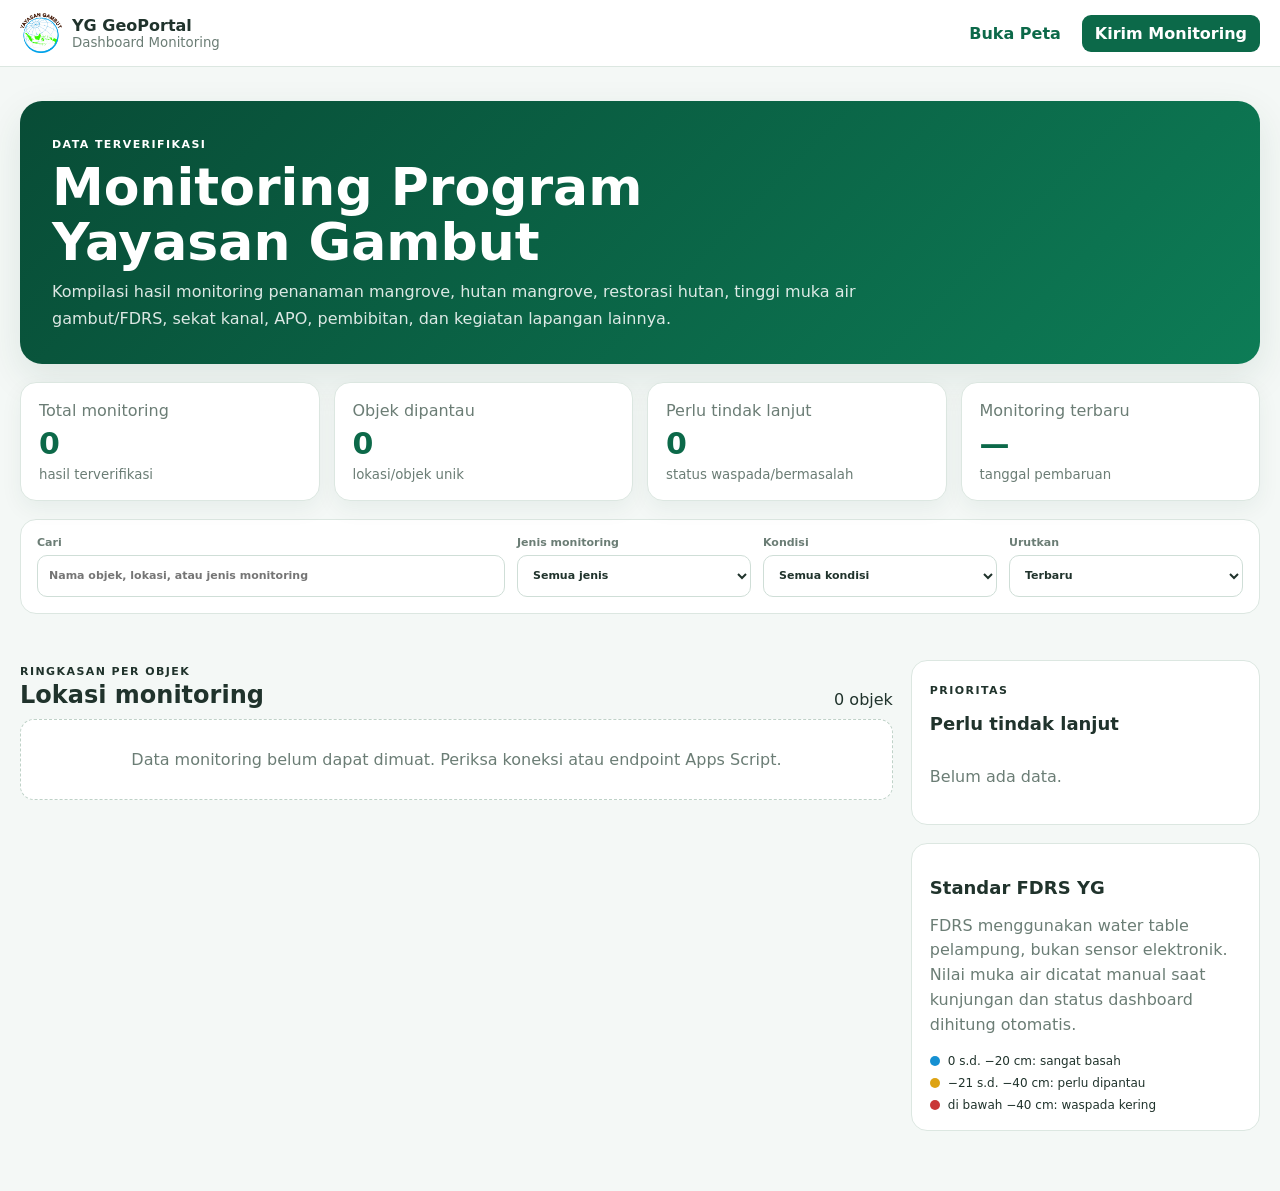
<file: monitoring.html>
<!doctype html>
<html lang="id">
<head>
  <meta charset="utf-8">
  <meta name="viewport" content="width=device-width,initial-scale=1,viewport-fit=cover">
  <title>Dashboard Monitoring | YG GeoPortal</title>
  <link rel="icon" href="assets/logo-yayasan-gambut.png">
  <link rel="stylesheet" href="css/monitoring.css?v=20260713-60">
  <meta name="theme-color" content="#079cde">
  <meta name="application-name" content="YG GeoPortal">
  <meta name="apple-mobile-web-app-title" content="YG GeoPortal">
  <meta name="apple-mobile-web-app-capable" content="yes">
  <meta name="apple-mobile-web-app-status-bar-style" content="default">
  <link rel="manifest" href="manifest.webmanifest?v=20260714-1">
  <link rel="apple-touch-icon" href="assets/logo-yayasan-gambut-192.png">
  <link rel="icon" type="image/png" sizes="192x192" href="assets/logo-yayasan-gambut-192.png">
</head>
<body>
  <header class="monitor-header">
    <a class="brand" href="index.html">
      <img src="assets/logo-yayasan-gambut.png" alt="Logo Yayasan Gambut">
      <span><strong>YG GeoPortal</strong><small>Dashboard Monitoring</small></span>
    </a>
    <nav>
      <a href="webgis.html">Buka Peta</a>
      <a class="primary" href="report.html?type=monitoring">Kirim Monitoring</a>
    </nav>
  </header>

  <main class="dashboard-shell">
    <section class="hero">
      <span class="eyebrow">DATA TERVERIFIKASI</span>
      <h1>Monitoring Program Yayasan Gambut</h1>
      <p>Kompilasi hasil monitoring penanaman mangrove, hutan mangrove, restorasi hutan, tinggi muka air gambut/FDRS, sekat kanal, APO, pembibitan, dan kegiatan lapangan lainnya.</p>
    </section>

    <section class="summary-grid" aria-label="Ringkasan monitoring">
      <article><span>Total monitoring</span><strong id="stat-total">0</strong><small>hasil terverifikasi</small></article>
      <article><span>Objek dipantau</span><strong id="stat-objects">0</strong><small>lokasi/objek unik</small></article>
      <article><span>Perlu tindak lanjut</span><strong id="stat-action">0</strong><small>status waspada/bermasalah</small></article>
      <article><span>Monitoring terbaru</span><strong id="stat-latest">—</strong><small>tanggal pembaruan</small></article>
    </section>

    <section class="toolbar" aria-label="Filter monitoring">
      <label>Cari
        <input id="monitor-search" type="search" placeholder="Nama objek, lokasi, atau jenis monitoring">
      </label>
      <label>Jenis monitoring
        <select id="monitor-type"><option value="">Semua jenis</option></select>
      </label>
      <label>Kondisi
        <select id="monitor-status">
          <option value="">Semua kondisi</option>
          <option value="baik">Baik/normal</option>
          <option value="waspada">Perlu dipantau</option>
          <option value="masalah">Perlu tindak lanjut</option>
        </select>
      </label>
      <label>Urutkan
        <select id="monitor-sort">
          <option value="latest">Terbaru</option>
          <option value="name">Nama lokasi</option>
          <option value="risk">Prioritas tindak lanjut</option>
        </select>
      </label>
    </section>

    <div class="category-strip" id="category-strip"></div>

    <section class="content-grid">
      <div>
        <div class="section-heading">
          <div><span class="eyebrow">RINGKASAN PER OBJEK</span><h2>Lokasi monitoring</h2></div>
          <span id="result-count">0 objek</span>
        </div>
        <div class="monitor-list" id="monitor-list">
          <div class="loading">Memuat data monitoring…</div>
        </div>
      </div>

      <aside>
        <section class="side-card">
          <span class="eyebrow">PRIORITAS</span>
          <h2>Perlu tindak lanjut</h2>
          <div class="action-list" id="action-list"><p>Belum ada data.</p></div>
        </section>

        <section class="side-card">
          <h2>Standar FDRS YG</h2>
          <p>FDRS menggunakan water table pelampung, bukan sensor elektronik. Nilai muka air dicatat manual saat kunjungan dan status dashboard dihitung otomatis.</p>
          <div class="water-legend">
            <span><i class="wet"></i>0 s.d. −20 cm: sangat basah</span>
            <span><i class="normal"></i>−21 s.d. −40 cm: perlu dipantau</span>
            <span><i class="dry"></i>di bawah −40 cm: waspada kering</span>
          </div>
        </section>
      </aside>
    </section>
  </main>

  <div class="modal" id="detail-modal" aria-hidden="true">
    <div class="modal-backdrop" data-close-modal></div>
    <section class="modal-panel" role="dialog" aria-modal="true" aria-label="Detail monitoring">
      <button class="modal-close" type="button" data-close-modal aria-label="Tutup">×</button>
      <div id="detail-content"></div>
    </section>
  </div>

  <script src="js/monitoring.js?v=20260713-80"></script>
  <script src="js/monitoring-photo.js?v=20260713-80"></script>
  <script src="js/pwa.js?v=20260714-1"></script>
</body>
</html>
</file>
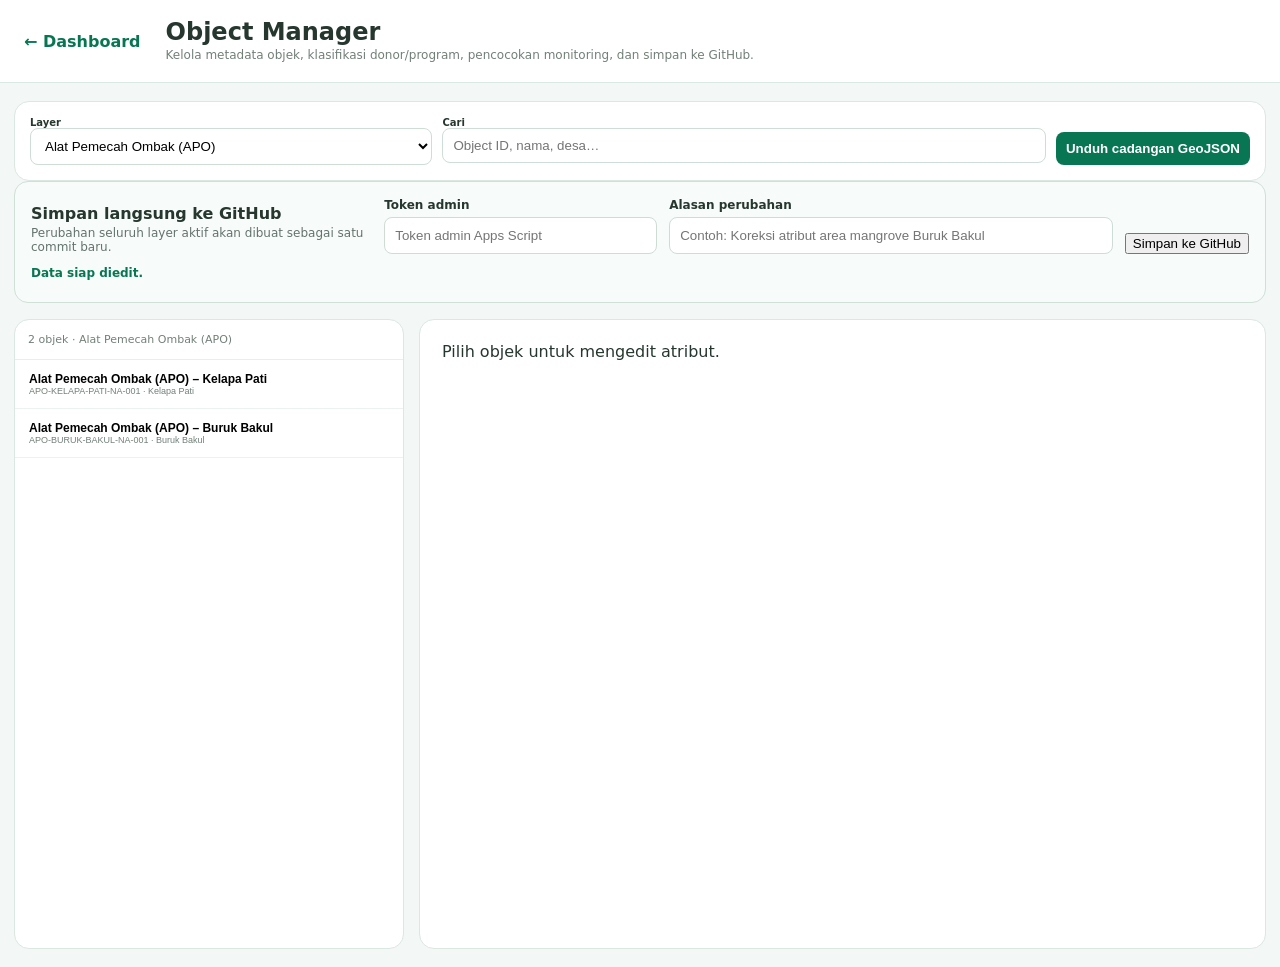
<file: object-manager.html>
<!doctype html>
<html lang="id">
<head>
  <meta charset="utf-8">
  <meta name="viewport" content="width=device-width,initial-scale=1">
  <title>Object Manager | YG GeoPortal</title>
  <link rel="icon" href="assets/logo-yayasan-gambut.png">
  <link rel="stylesheet" href="css/object-manager.css?v=4">
  <meta name="theme-color" content="#079cde">
  <meta name="application-name" content="YG GeoPortal">
  <meta name="apple-mobile-web-app-title" content="YG GeoPortal">
  <meta name="apple-mobile-web-app-capable" content="yes">
  <meta name="apple-mobile-web-app-status-bar-style" content="default">
  <link rel="manifest" href="manifest.webmanifest?v=20260714-1">
  <link rel="apple-touch-icon" href="assets/logo-yayasan-gambut-192.png">
  <link rel="icon" type="image/png" sizes="192x192" href="assets/logo-yayasan-gambut-192.png">
</head>
<body>
<header>
  <a href="index.html">← Dashboard</a>
  <div>
    <h1>Object Manager</h1>
    <p>Kelola metadata objek, klasifikasi donor/program, pencocokan monitoring, dan simpan ke GitHub.</p>
  </div>
</header>

<main>
  <section class="toolbar">
    <label>Layer
      <select id="layer-select"></select>
    </label>
    <label>Cari
      <input id="search" type="search" placeholder="Object ID, nama, desa…">
    </label>
    <button id="download" type="button" class="secondary">Unduh cadangan GeoJSON</button>
  </section>

  <section class="sync-panel">
    <div>
      <strong>Simpan langsung ke GitHub</strong>
      <p>Perubahan seluruh layer aktif akan dibuat sebagai satu commit baru.</p>
    </div>
    <label>Token admin
      <input id="admin-token" type="password" autocomplete="off" placeholder="Token admin Apps Script">
    </label>
    <label>Alasan perubahan
      <input id="commit-message" type="text" maxlength="120" placeholder="Contoh: Koreksi atribut area mangrove Buruk Bakul">
    </label>
    <button id="save-github" type="button">Simpan ke GitHub</button>
    <span id="sync-status" class="sync-status" aria-live="polite"></span>
  </section>

  <section class="workspace">
    <aside>
      <div class="summary" id="summary"></div>
      <div id="object-list" class="object-list"></div>
    </aside>

    <article class="editor">
      <div id="empty">Pilih objek untuk mengedit atribut.</div>

      <form id="edit-form" hidden>
        <h2 id="edit-title"></h2>

        <div class="validation-box" id="validation-box"></div>

        <div class="form-grid">
          <label>Object_ID
            <input name="Object_ID" required>
          </label>
          <label>Nama Objek
            <input name="Nama_Objek" required>
          </label>
          <label>Kategori
            <input name="Kategori">
          </label>
          <label>Status Objek
            <select name="Status_Objek">
              <option>Aktif</option>
              <option>Tidak Aktif</option>
              <option>Arsip</option>
            </select>
          </label>
          <label>Kabupaten
            <input name="Kabupaten">
          </label>
          <label>Kecamatan
            <input name="Kecamatan">
          </label>
          <label>Desa
            <input name="Desa">
          </label>
          <label>Tahun/Fase
            <input name="Tahun">
          </label>
          <label>Luas (ha)
            <input name="Luas_Ha" type="number" step="any">
          </label>
          <label>Jumlah tanam
            <input name="Jumlah_Tanam" type="number" step="1">
          </label>
          <label>Panjang (m)
            <input name="Panjang_M" type="number" step="any">
          </label>
          <label>Program/Proyek
            <input name="Program" list="program-options" placeholder="Contoh: Community-Based Mangrove Rehabilitation">
          </label>
          <label>Donor/Pendana
            <input name="Donor" list="donor-options" placeholder="Contoh: Aramco Asia Singapore">
          </label>
          <label>Mitra Pelaksana
            <input name="Mitra" placeholder="Contoh: Global Environment Centre">
          </label>
          <label>Jenis Kegiatan
            <select name="Jenis_Kegiatan">
              <option value="">Pilih klasifikasi</option>
              <option>Restorasi Mangrove</option>
              <option>Restorasi Gambut</option>
              <option>Pembibitan</option>
              <option>Pencegahan Kebakaran</option>
              <option>Infrastruktur Hidrologi</option>
              <option>Agroforestri</option>
              <option>Penghidupan Masyarakat</option>
              <option>Pelatihan dan Penyadartahuan</option>
              <option>Riset dan Monitoring</option>
              <option>Administrasi/Referensi</option>
              <option>Lainnya</option>
            </select>
          </label>
          <label>Tema Program
            <select name="Tema_Program">
              <option value="">Pilih tema</option>
              <option>Mangrove</option>
              <option>Gambut</option>
              <option>Kebakaran Hutan dan Lahan</option>
              <option>Keanekaragaman Hayati</option>
              <option>Penghidupan Berkelanjutan</option>
              <option>Tata Kelola</option>
              <option>Lintas Tema</option>
            </select>
          </label>
          <label>Fase
            <input name="Fase" placeholder="Contoh: Phase 3">
          </label>
          <label>Tanggal Mulai
            <input name="Tanggal_Mulai" type="date">
          </label>
          <label>Tanggal Selesai
            <input name="Tanggal_Selesai" type="date">
          </label>
          <label>Penerima Manfaat
            <input name="Penerima_Manfaat" type="number" min="0" step="1">
          </label>
          <label>Kelompok Sasaran
            <input name="Kelompok_Sasaran" placeholder="Contoh: KTH, KWT, pemuda, sekolah">
          </label>
          <label>SDGs
            <input name="SDGs" placeholder="Contoh: 5, 8, 13, 14, 15">
          </label>
          <label>Sumber Data
            <input name="Sumber_Data" placeholder="Contoh: Laporan proyek / monitoring lapangan">
          </label>
        </div>

        <datalist id="donor-options">
          <option value="Aramco Asia Singapore"></option>
          <option value="PPCF Singapore"></option>
          <option value="Pertamina Foundation"></option>
          <option value="Penabulu Foundation"></option>
          <option value="GIZ"></option>
          <option value="Blue Action Fund"></option>
          <option value="Darwin Initiative"></option>
          <option value="Yayasan Gambut"></option>
        </datalist>
        <datalist id="program-options">
          <option value="Community-Based Mangrove Rehabilitation Program"></option>
          <option value="Pematang Duku Peatland Restoration"></option>
          <option value="Green Transition Temiang"></option>
          <option value="Siarang Arang Social Forestry"></option>
        </datalist>

        <section class="metadata-help">
          <h3>Metadata untuk dashboard</h3>
          <p>Isi minimal <b>Donor</b>, <b>Program</b>, <b>Jenis Kegiatan</b>, <b>Tahun</b>, <b>Jumlah Tanam</b>, dan <b>Luas</b>. Dashboard akan mengelompokkan dan menghitungnya otomatis.</p>
        </section>

        <label>Catatan/Keterangan
          <textarea name="Ket" rows="3"></textarea>
        </label>

        <div class="actions">
          <button type="submit">Terapkan perubahan objek</button>
          <button id="reset-object" type="button" class="secondary">Batalkan perubahan objek</button>
        </div>

        <section class="match-box">
          <h3>Pencocokan monitoring</h3>
          <div id="match-info"></div>
        </section>

        <details>
          <summary>Lihat semua atribut</summary>
          <pre id="all-props"></pre>
        </details>
      </form>
    </article>
  </section>
</main>

<iframe id="github-sync-frame" name="github-sync-frame" hidden></iframe>
<form id="github-sync-form" method="post" target="github-sync-frame" hidden>
  <input name="action" value="github-update">
  <input name="token" id="sync-token-field">
  <input name="path" id="sync-path-field">
  <input name="content" id="sync-content-field">
  <input name="message" id="sync-message-field">
</form>

<script src="js/object-schema.js?v=4"></script>
<script src="js/object-manager.js?v=4"></script>
  <script src="js/pwa.js?v=20260714-1"></script>
</body>
</html>
</file>
<file: css/monitoring.css>
:root{--green:#0c6949;--green2:#11865d;--ink:#20332c;--muted:#6b7d75;--line:#dce7e1;--bg:#f4f8f6;--white:#fff;--warning:#b66a00;--danger:#b52c2c;--shadow:0 14px 38px rgba(22,67,51,.10)}*{box-sizing:border-box}body{margin:0;background:var(--bg);color:var(--ink);font-family:Inter,ui-sans-serif,system-ui,-apple-system,"Segoe UI",sans-serif}.monitor-header{position:sticky;top:0;z-index:50;display:flex;align-items:center;justify-content:space-between;gap:20px;padding:12px max(20px,calc((100vw - 1240px)/2));background:rgba(255,255,255,.95);border-bottom:1px solid var(--line);backdrop-filter:blur(12px)}.brand{display:flex;align-items:center;gap:10px;color:inherit;text-decoration:none}.brand img{width:42px;height:42px;object-fit:contain}.brand span{display:flex;flex-direction:column}.brand small{color:var(--muted)}nav{display:flex;gap:8px}nav a{padding:9px 13px;border-radius:9px;color:var(--green);font-weight:750;text-decoration:none}nav a.primary{background:var(--green);color:#fff}.dashboard-shell{width:min(1240px,calc(100% - 32px));margin:0 auto;padding:34px 0 60px}.hero{padding:32px;border-radius:22px;background:linear-gradient(135deg,#084c36,#0d7c56);color:#fff;box-shadow:var(--shadow)}.hero h1{max-width:760px;margin:8px 0 10px;font-size:clamp(30px,5vw,52px);line-height:1.05}.hero p{max-width:850px;margin:0;color:rgba(255,255,255,.86);line-height:1.65}.eyebrow{font-size:11px;font-weight:900;letter-spacing:.13em}.summary-grid{display:grid;grid-template-columns:repeat(4,1fr);gap:14px;margin:18px 0}.summary-grid article{padding:18px;border:1px solid var(--line);border-radius:16px;background:#fff;box-shadow:0 8px 22px rgba(22,67,51,.06)}.summary-grid span,.summary-grid small{display:block;color:var(--muted)}.summary-grid strong{display:block;margin:6px 0;font-size:30px;color:var(--green)}.toolbar{display:grid;grid-template-columns:2fr repeat(3,1fr);gap:12px;padding:16px;border:1px solid var(--line);border-radius:16px;background:#fff}.toolbar label{display:flex;flex-direction:column;gap:6px;font-size:11px;font-weight:800;color:var(--muted)}input,select{width:100%;min-height:42px;padding:9px 11px;border:1px solid #cfded7;border-radius:10px;background:#fff;color:var(--ink);font:inherit}.category-strip{display:flex;gap:8px;overflow:auto;padding:14px 0}.category-chip{white-space:nowrap;padding:8px 11px;border:1px solid var(--line);border-radius:999px;background:#fff;color:var(--green);font-size:12px;font-weight:800;cursor:pointer}.category-chip.active{background:var(--green);color:#fff}.content-grid{display:grid;grid-template-columns:minmax(0,2fr) minmax(280px,.8fr);gap:18px}.section-heading{display:flex;align-items:end;justify-content:space-between;gap:16px;margin:18px 0 10px}.section-heading h2{margin:2px 0 0}.section-heading.compact{margin-top:0}.monitor-list{display:grid;gap:12px}.monitor-card{padding:18px;border:1px solid var(--line);border-radius:16px;background:#fff;box-shadow:0 8px 24px rgba(22,67,51,.06)}.card-top{display:flex;justify-content:space-between;gap:14px}.card-top h3{margin:3px 0;font-size:18px}.type-label{color:var(--green);font-size:10px;font-weight:900;letter-spacing:.08em}.location{color:var(--muted);font-size:12px}.status{align-self:flex-start;padding:6px 9px;border-radius:999px;font-size:10px;font-weight:900}.status.baik{background:#dff5e9;color:#146640}.status.waspada{background:#fff0d3;color:#8a5700}.status.masalah{background:#fde2e2;color:#9c2323}.metric-grid{display:grid;grid-template-columns:repeat(4,1fr);gap:8px;margin:14px 0}.metric{padding:10px;border-radius:10px;background:#f4f8f6}.metric span{display:block;color:var(--muted);font-size:10px}.metric strong{display:block;margin-top:3px;font-size:15px}.card-actions{display:flex;align-items:center;justify-content:space-between;gap:10px;padding-top:12px;border-top:1px solid #edf2ef}.card-actions small{color:var(--muted)}button.link{border:0;background:transparent;color:var(--green);font-weight:850;cursor:pointer}.side-card{margin-top:18px;padding:18px;border:1px solid var(--line);border-radius:16px;background:#fff}.side-card h2{font-size:18px}.side-card p{color:var(--muted);line-height:1.55}.action-list{display:grid;gap:8px}.action-item{padding:10px;border-left:4px solid var(--danger);border-radius:8px;background:#fff4f4}.action-item strong,.action-item span{display:block}.action-item span{margin-top:3px;color:var(--muted);font-size:11px}.water-legend{display:grid;gap:8px}.water-legend span{display:flex;align-items:center;gap:8px;font-size:12px}.water-legend i{width:10px;height:10px;border-radius:50%}.wet{background:#1590d2}.normal{background:#dda314}.dry{background:#c93636}.loading,.empty{padding:30px;border:1px dashed #bfd2c8;border-radius:14px;background:#fff;text-align:center;color:var(--muted)}.modal{position:fixed;z-index:9999;inset:0;display:flex;visibility:hidden;align-items:center;justify-content:center;padding:20px;opacity:0;transition:.2s}.modal.open{visibility:visible;opacity:1}.modal-backdrop{position:absolute;inset:0;background:rgba(9,24,18,.76)}.modal-panel{position:relative;z-index:2;width:min(850px,100%);max-height:90vh;overflow:auto;padding:24px;border-radius:18px;background:#fff}.modal-close{position:absolute;top:12px;right:12px;width:34px;height:34px;border:0;border-radius:50%;font-size:23px;cursor:pointer}.history{display:grid;gap:10px;margin-top:16px}.history-item{padding:13px;border:1px solid var(--line);border-radius:11px}.history-item p{color:var(--muted);line-height:1.5}.photo-grid{display:grid;grid-template-columns:repeat(3,1fr);gap:8px}.photo-grid img{width:100%;height:130px;border-radius:10px;object-fit:cover}@media(max-width:900px){.summary-grid{grid-template-columns:repeat(2,1fr)}.toolbar{grid-template-columns:1fr 1fr}.content-grid{grid-template-columns:1fr}.metric-grid{grid-template-columns:repeat(2,1fr)}}@media(max-width:560px){.monitor-header{padding:9px 12px}.brand small,nav a:first-child{display:none}.dashboard-shell{width:min(100% - 20px,1240px);padding-top:18px}.hero{padding:22px}.summary-grid{gap:8px}.summary-grid article{padding:13px}.summary-grid strong{font-size:23px}.toolbar{grid-template-columns:1fr}.card-top{flex-direction:column}.photo-grid{grid-template-columns:repeat(2,1fr)}}

/* ===== Profil objek dan grafik perkembangan ===== */
body.modal-open{overflow:hidden}.action-item{width:100%;border:0;text-align:left;cursor:pointer}.modal-panel{width:min(1080px,100%);padding:28px}.profile-head{display:flex;align-items:flex-start;justify-content:space-between;gap:20px;padding-right:42px}.profile-head h2{margin:5px 0 4px;font-size:30px}.profile-meta{display:flex;flex-direction:column;align-items:flex-end;gap:7px}.profile-meta small{color:var(--muted)}.detail-tabs{display:flex;gap:8px;overflow:auto;margin:22px 0 18px;padding-bottom:8px;border-bottom:1px solid var(--line)}.detail-tabs button{padding:9px 13px;border:1px solid var(--line);border-radius:999px;background:#fff;color:var(--green);font-weight:800;cursor:pointer;white-space:nowrap}.detail-tabs button.active{background:var(--green);color:#fff;border-color:var(--green)}.tab-panel{display:none}.tab-panel.active{display:block}.profile-summary{display:grid;grid-template-columns:repeat(4,minmax(0,1fr));gap:10px}.profile-summary>div{padding:15px;border-radius:13px;background:#f2f7f4}.profile-summary span{display:block;color:var(--muted);font-size:11px}.profile-summary strong{display:block;margin-top:5px;font-size:19px}.detail-notes{display:grid;grid-template-columns:1fr 1fr;gap:12px;margin-top:14px}.detail-notes section{padding:16px;border:1px solid var(--line);border-radius:13px}.detail-notes h3{margin:0 0 6px;font-size:15px}.detail-notes p{margin:0;color:var(--muted);line-height:1.6}.charts-grid{display:grid;gap:14px}.chart-card{padding:16px;border:1px solid var(--line);border-radius:14px;background:#fff}.chart-heading{display:flex;align-items:center;justify-content:space-between;gap:12px}.chart-heading h3{margin:0}.chart-heading strong{color:var(--green)}.chart-wrap{overflow-x:auto;margin-top:10px}.chart-wrap svg{display:block;width:100%;min-width:560px;height:auto}.chart-wrap .axis{stroke:#cbdad3;stroke-width:1}.chart-wrap .trend-line{fill:none;stroke:var(--green2);stroke-width:4;stroke-linecap:round;stroke-linejoin:round}.chart-wrap circle{fill:#fff;stroke:var(--green);stroke-width:3}.chart-wrap text{fill:var(--muted);font-size:11px}.chart-wrap .chart-max,.chart-wrap .chart-min{font-size:10px}.chart-empty{padding:26px;border:1px dashed #bfd2c8;border-radius:12px;color:var(--muted);text-align:center}.timeline{position:relative;display:grid;gap:14px}.timeline:before{position:absolute;top:7px;bottom:7px;left:103px;width:2px;content:"";background:#d8e5df}.timeline-item{display:grid;grid-template-columns:88px minmax(0,1fr);gap:30px}.timeline-item time{color:var(--green);font-size:12px;font-weight:850;text-align:right}.timeline-body{position:relative;padding:14px;border:1px solid var(--line);border-radius:13px;background:#fff}.timeline-body:before{position:absolute;top:15px;left:-38px;width:12px;height:12px;border:3px solid #fff;border-radius:50%;content:"";background:var(--green);box-shadow:0 0 0 2px var(--green)}.timeline-body p{margin:8px 0 0;color:var(--muted)}.timeline-metrics{display:flex;flex-wrap:wrap;gap:7px}.timeline-metrics span{padding:5px 8px;border-radius:7px;background:#f2f7f4;font-size:11px}.photo-period{margin-bottom:20px}.photo-period h3{margin:0 0 9px}.photo-grid{grid-template-columns:repeat(4,1fr)}.photo-grid img{height:160px}.monitor-card{transition:transform .18s ease,box-shadow .18s ease}.monitor-card:hover{transform:translateY(-2px);box-shadow:0 14px 32px rgba(22,67,51,.10)}
@media(max-width:760px){.modal{padding:0}.modal-panel{width:100%;height:100vh;max-height:none;border-radius:0;padding:20px 14px}.profile-head{flex-direction:column;padding-right:36px}.profile-meta{align-items:flex-start}.profile-summary{grid-template-columns:repeat(2,1fr)}.detail-notes{grid-template-columns:1fr}.timeline:before{left:7px}.timeline-item{grid-template-columns:1fr;gap:5px;padding-left:28px}.timeline-item time{text-align:left}.timeline-body:before{left:-29px}.photo-grid{grid-template-columns:repeat(2,1fr)}.photo-grid img{height:125px}}


/* Tombol admin untuk memperbaiki objek monitoring */
.edit-object-button{
  display:inline-flex;
  align-items:center;
  justify-content:center;
  margin-top:5px;
  padding:8px 11px;
  border:1px solid #b9d8c9;
  border-radius:9px;
  background:#eef8f3;
  color:#087452;
  font-size:11px;
  font-weight:850;
  text-decoration:none;
}
.edit-object-button:hover{
  border-color:#087452;
  background:#dff1e8;
}
</file>
<file: css/object-manager.css>
*{box-sizing:border-box}body{margin:0;background:#f3f7f5;color:#26372f;font-family:Inter,system-ui,Arial,sans-serif}header{display:flex;align-items:center;gap:25px;padding:18px 24px;border-bottom:1px solid #dbe7e1;background:#fff}header a{color:#087653;font-weight:850;text-decoration:none}header h1{margin:0;font-size:24px}header p{margin:2px 0;color:#718078;font-size:12px}main{width:min(1500px,calc(100% - 28px));margin:18px auto}.toolbar{display:grid;grid-template-columns:1fr 1.5fr auto;gap:10px;padding:15px;border:1px solid #dbe7e1;border-radius:15px;background:#fff}.toolbar label{font-size:10px;font-weight:850}.toolbar input,.toolbar select,.toolbar button,.form-grid input,.form-grid select,textarea{width:100%;padding:9px 10px;border:1px solid #ceddd5;border-radius:8px;background:#fff}.toolbar button,.actions button{align-self:end;border:0;background:#087653;color:#fff;font-weight:850;cursor:pointer}.workspace{display:grid;grid-template-columns:390px minmax(0,1fr);gap:15px;margin-top:15px}aside,.editor{min-height:70vh;border:1px solid #dbe7e1;border-radius:15px;background:#fff}.summary{padding:13px;border-bottom:1px solid #e7efeb;color:#718078;font-size:11px}.object-list{max-height:74vh;overflow:auto}.object-item{display:block;width:100%;padding:12px 14px;border:0;border-bottom:1px solid #edf2ef;background:#fff;text-align:left;cursor:pointer}.object-item:hover,.object-item.active{background:#eaf7f1}.object-item strong{display:block;font-size:12px}.object-item span{display:block;color:#718078;font-size:9px}.editor{padding:22px}.editor h2{margin-top:0}.form-grid{display:grid;grid-template-columns:repeat(3,1fr);gap:11px}.editor label{display:block;margin-bottom:10px;color:#53635b;font-size:10px;font-weight:850}.actions{display:flex;gap:9px;margin:13px 0}.actions button{padding:10px 13px;border-radius:8px}.actions .secondary{border:1px solid #ceddd5;background:#fff;color:#41534a}.match-box{padding:14px;border-radius:12px;background:#f2f8f5}.match-box h3{margin:0 0 7px}.match-good{color:#087653}.match-warn{color:#a66b00}pre{max-height:260px;overflow:auto;padding:12px;border-radius:9px;background:#16221d;color:#d6eee3;font-size:10px}@media(max-width:900px){.toolbar,.workspace{grid-template-columns:1fr}.form-grid{grid-template-columns:1fr 1fr}.object-list{max-height:350px}}@media(max-width:560px){.form-grid{grid-template-columns:1fr}}

/* GitHub sync */
.sync-panel{
  display:grid;
  grid-template-columns:minmax(180px,1fr) minmax(190px,.8fr) minmax(260px,1.3fr) auto;
  gap:12px;
  align-items:end;
  margin:0 0 16px;
  padding:16px;
  border:1px solid #cfe0d7;
  border-radius:14px;
  background:#f7fbf9;
}
.sync-panel p{margin:3px 0 0;color:#64736d;font-size:12px}
.sync-panel label{display:flex;flex-direction:column;gap:5px;font-size:12px;font-weight:800}
.sync-panel input{width:100%;padding:10px;border:1px solid #cfdcd6;border-radius:8px;background:#fff}
.sync-status{grid-column:1/-1;min-height:20px;font-size:12px;font-weight:750}
.sync-status.ok{color:#087653}.sync-status.error{color:#b42318}.sync-status.loading{color:#765d00}
.validation-box{margin:0 0 14px;padding:10px 12px;border-radius:10px;background:#f7faf8}
.validation-box p{margin:3px 0;font-size:12px}
.validation-good{color:#087653}.validation-error{color:#b42318}.validation-warn{color:#8a6500}
.object-item em{display:inline-block;margin-top:5px;color:#b42318;font-size:10px;font-style:normal;font-weight:850}
@media(max-width:900px){.sync-panel{grid-template-columns:1fr 1fr}.sync-panel>div,.sync-panel .sync-status{grid-column:1/-1}}
@media(max-width:620px){.sync-panel{grid-template-columns:1fr}.sync-panel>*{grid-column:1!important}}
</file>
